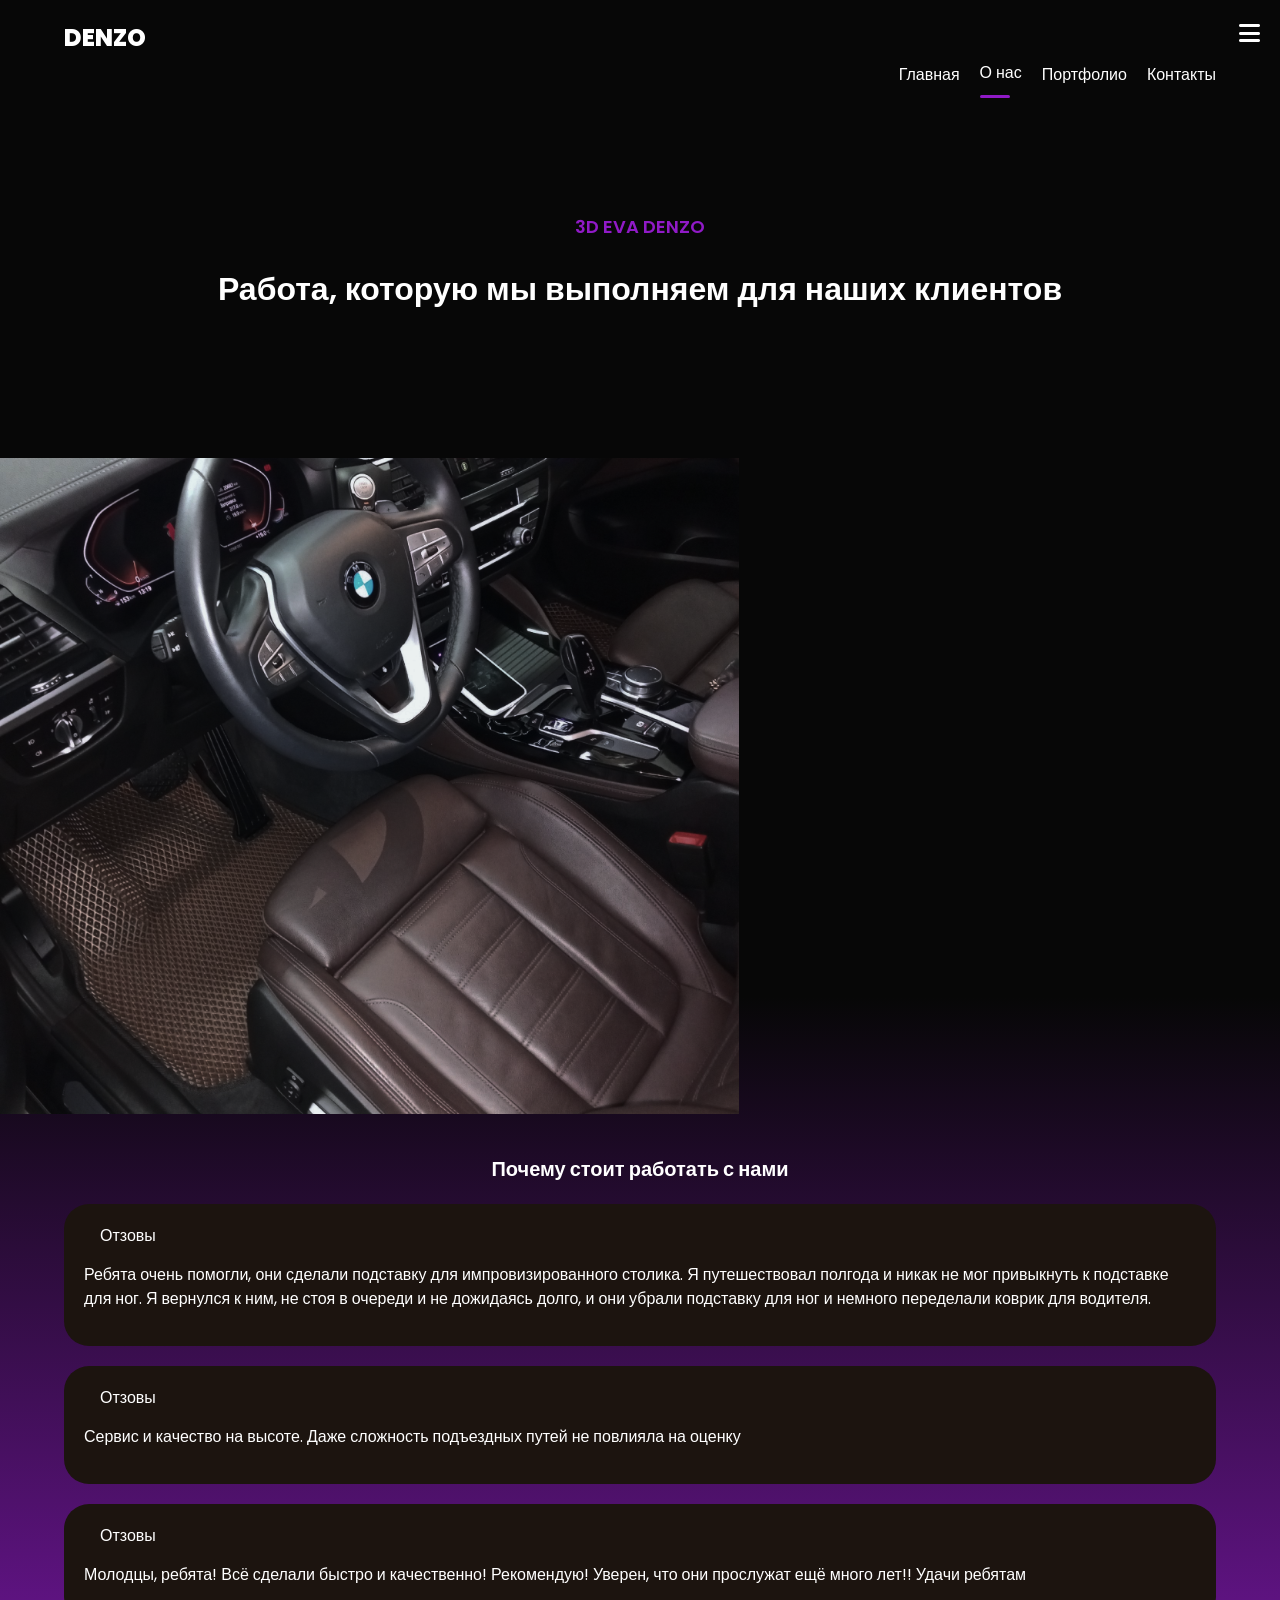
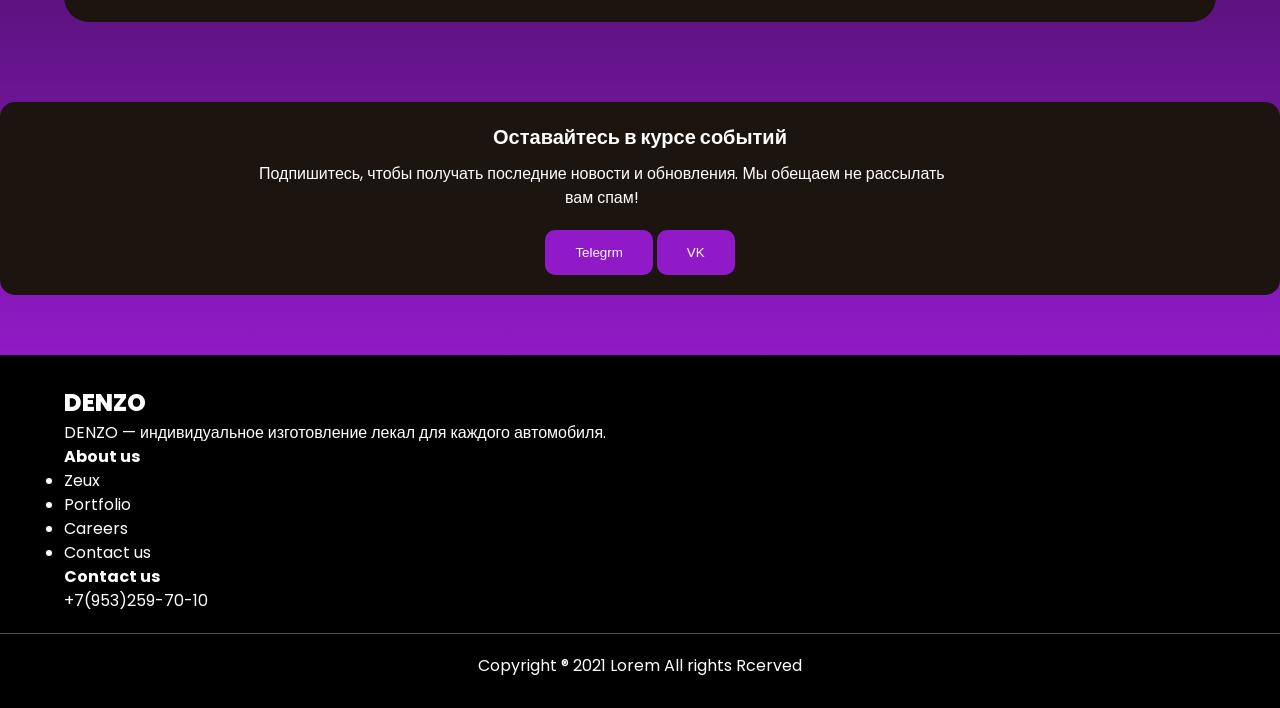
<file: about.html>
<!DOCTYPE html>
<html lang="en">

<head>
    <meta charset="UTF-8">
    <meta name="viewport" content="width=device-width, initial-scale=1.0">
    <title>DENZO</title>
    <link rel="stylesheet" href="main.css">
    <link rel="stylesheet" href="https://cdnjs.cloudflare.com/ajax/libs/font-awesome/6.0.0/css/all.min.css" integrity="sha512-9usAa10IRO0HhonpyAIVpjrylPvoDwiPUiKdWk5t3PyolY1cOd4DSE0Ga+ri4AuTroPR5aQvXU9xC6qOPnzFeg==" crossorigin="anonymous" referrerpolicy="no-referrer" />
</head>
<body>
    <div class="wapper">
        <header>
            <div class="container">
                <a href="#" class="Logo">DENZO</a>
                <nav>
                    <ul>
                       <li><a href="/index.html">Главная</a></li>
                       <li class="active"><a href="/about.html">О нас</a></li>
                       <li><a href="/portfolio.html">Портфолио</a></li>
                       <li><a href="/contact.html">Контакты</a></li>
                    </ul>
                </nav>

                <div class="menu-container">
                    <button class="menu-button">
                        <i class="fas fa-bars"></i> <!-- Иконка меню -->
                    </button>
                    <div class="menu-dropdown">
                        <a href="/index.html">
                            <i class="fas fa-home"></i> Главная
                        </a>
                        <a href="/about.html">
                            <i class="fas fa-info-circle"></i> О нас
                        </a>
                        <a href="/portfolio.html">
                            <i class="fas fa-camera"></i> Портфолио
                        </a>
                        <a href="/contact.html">
                            <i class="fas fa-envelope"></i> Контакты
                        </a>
                    </div>
                </div>

            </div>
        </header>
        <script src="script.js"></script>


        <div class="hero-about conteiner">
            <div class="info">
                <h1>3D EVA DENZO</h1>
                <p>Работа, которую мы выполняем для наших клиентов</p>
            </div>
            <img src="img/Rectangle 7.svg" alt="">
        </div>

        <div class="conteiner work">
            <div class="block">
                <h2>Почему стоит работать с нами</h2>
                <div class="blocks">
                    <div class="block">
                        <span class="badge purple">Отзовы</span>
                        <p>Ребята очень помогли, они сделали подставку для импровизированного столика. Я путешествовал полгода и никак не мог привыкнуть к подставке для ног. Я вернулся к ним, не стоя в очереди и не дожидаясь долго, и они убрали подставку для ног и немного переделали коврик для водителя.</p>
                    </div> 
                     <div class="block">
                        <span class="badge brown">Отзовы</span>
                        <p>Сервис и качество на высоте. Даже сложность подъездных путей не повлияла на оценку</p>
                    </div>  
                    <div class="block">
                        <span class="badge green">Отзовы</span>
                        <p>Молодцы, ребята! Всё сделали быстро и качественно! Рекомендую!
                        Уверен, что они прослужат ещё много лет!!
                        Удачи ребятам</p>
                    </div>
                </div>
            </div>
        </div>

        <div class="conteiner email">
            <div class="block">
                <div>
                    <h4>Оставайтесь в курсе событий</h4>
                    <p>Подпишитесь, чтобы получать последние новости и обновления.
                    Мы обещаем не рассылать вам спам!</p>
                </div>
                <div>
                    <Button class="btn"><a href="https://t.me/DENZO_3D_EVA">Telegrm</a></Button>
                     <Button class="btn"><a href="https://t.me/DENZO_3D_EVA">VK</a></Button>
                </div>
            </div>
        </div>
    </div>

  <footer>
        <div class="block container">
            <div>
                <span class="logo">DENZO</span>
                <p>DENZO — индивидуальное изготовление лекал для каждого автомобиля. </p>
            </div>
            <div>
                <h4>About us</h4>
                <ul>
                    <li>Zeux</li>
                    <li>Portfolio</li>
                    <li>Careers</li>    
                    <li>Contact us</li>
            </div>
            <div>
                <h4>Contact us</h4>
                <p>+7(953)259-70-10</p>
            </div>
        </div>
        <hr>
        <p>Copyright ® 2021 Lorem All rights Rcerved</p>
    </footer>
</body>
</html>
</file>
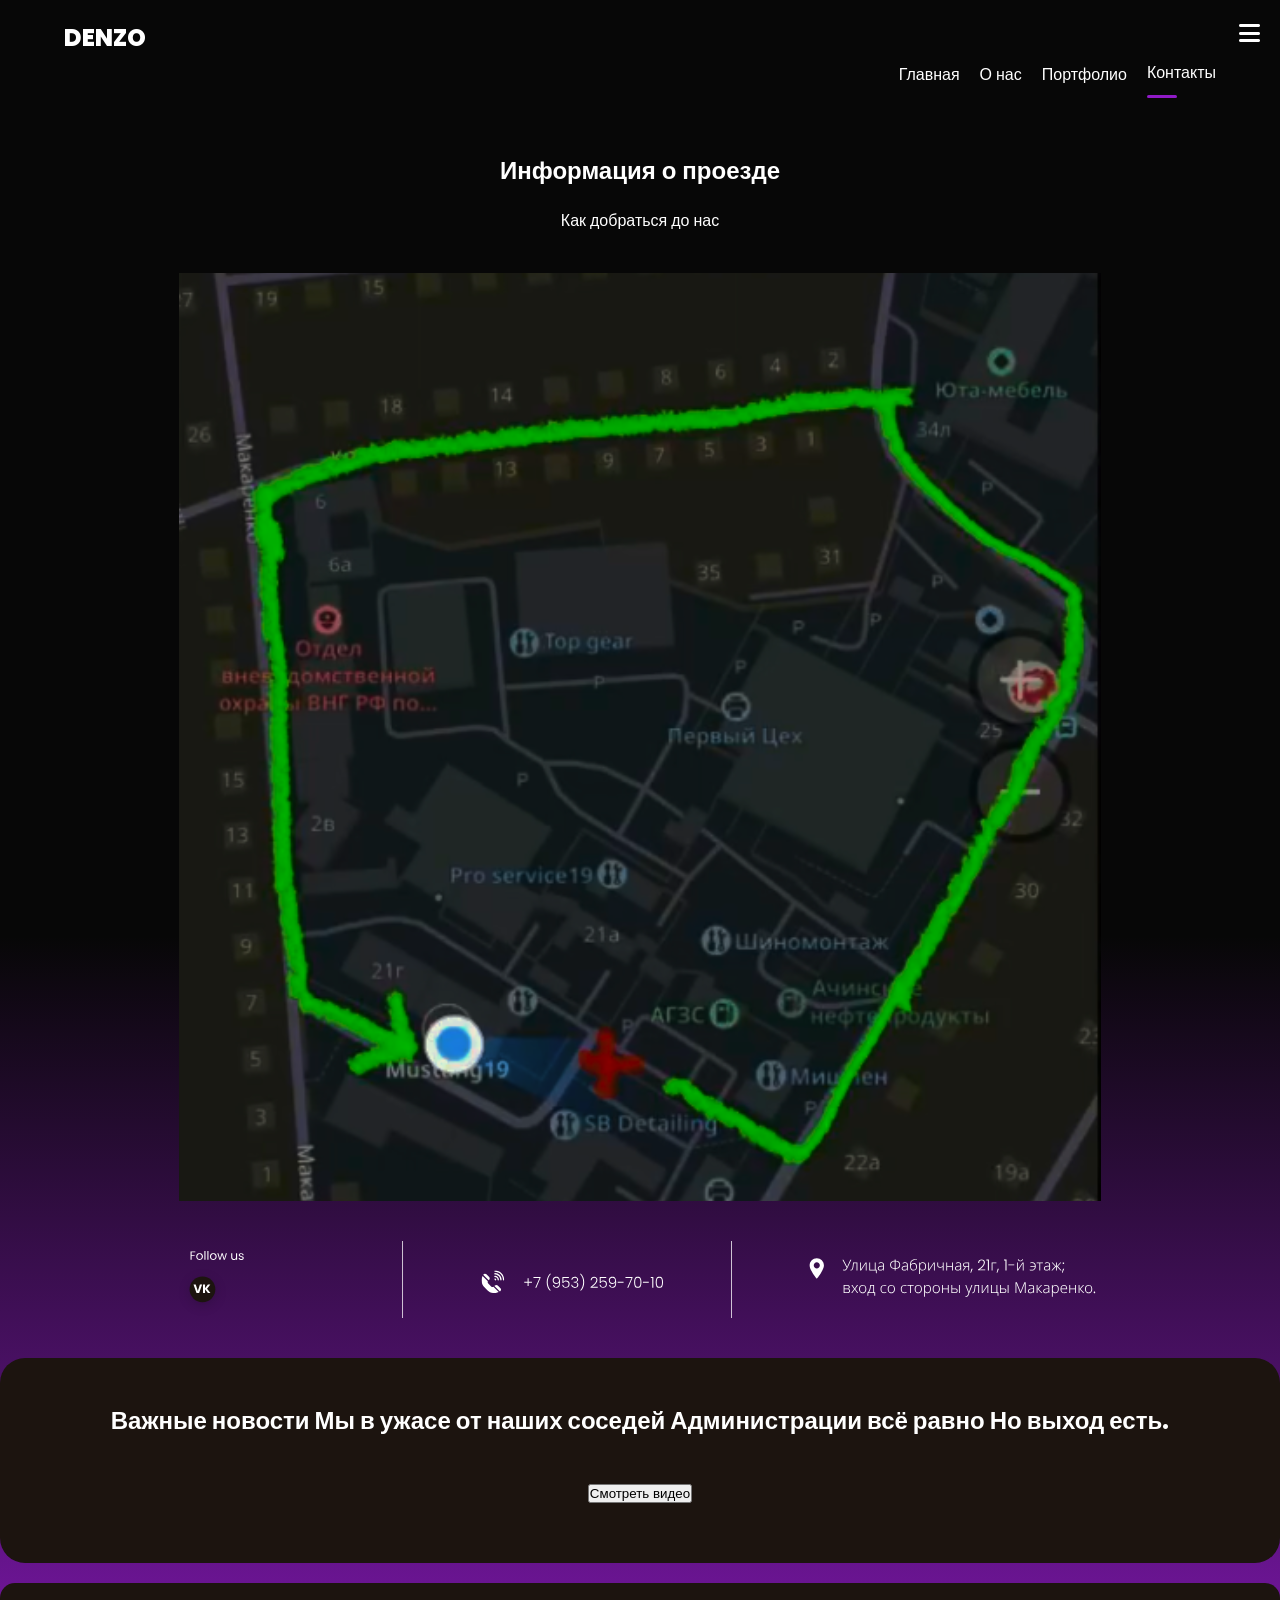
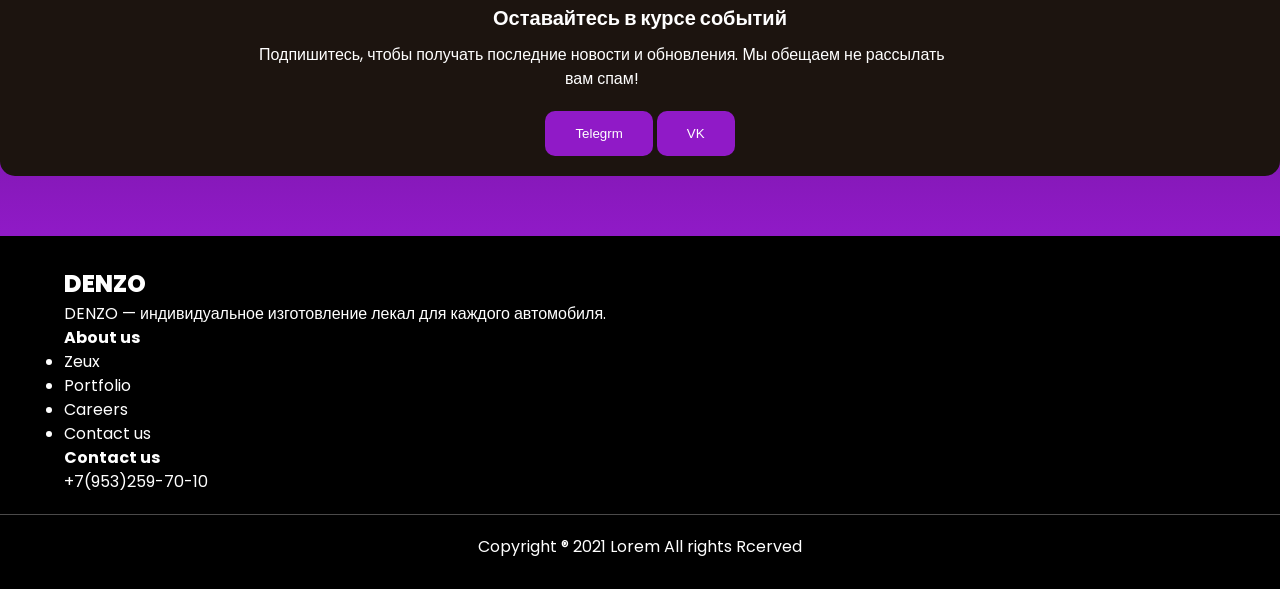
<file: contact.html>
<!DOCTYPE html>
<html lang="en">

<head>
     <meta charset="UTF-8">
    <meta name="viewport" content="width=device-width, initial-scale=1.0">
    <title>DENZO</title>
    <link rel="stylesheet" href="main.css">
    <link rel="stylesheet" href="https://cdnjs.cloudflare.com/ajax/libs/font-awesome/6.0.0/css/all.min.css" integrity="sha512-9usAa10IRO0HhonpyAIVpjrylPvoDwiPUiKdWk5t3PyolY1cOd4DSE0Ga+ri4AuTroPR5aQvXU9xC6qOPnzFeg==" crossorigin="anonymous" referrerpolicy="no-referrer" />
</head>
<body>
    <div class="wapper">
        <header>
            <div class="container">
                <a href="#" class="Logo">DENZO</a>
                <nav>
                    <ul>
                       <li><a href="/index.html">Главная</a></li>
                       <li><a href="/about.html">О нас</a></li>
                       <li><a href="/portfolio.html">Портфолио</a></li>
                       <li class="active"><a href="/contact.html">Контакты</a></li>
                    </ul>
                </nav>

                <div class="menu-container">
                    <button class="menu-button">
                        <i class="fas fa-bars"></i> <!-- Иконка меню -->
                    </button>
                    <div class="menu-dropdown">
                        <a href="/index.html">
                            <i class="fas fa-home"></i> Главная
                        </a>
                        <a href="/about.html">
                            <i class="fas fa-info-circle"></i> О нас
                        </a>
                        <a href="/portfolio.html">
                            <i class="fas fa-camera"></i> Портфолио
                        </a>
                        <a href="/contact.html">
                            <i class="fas fa-envelope"></i> Контакты
                        </a>
                    </div>
                </div>

            </div>
        </header>
        <script src="script.js"></script>


        <div class="contact container">
            <h1>Информация о проезде</h1>
            <p>Как добраться до нас</p>
            <img src="img/Rectangle 277.svg" alt="">
            <div class="img">
                <img src="img/Group 115.svg" alt="">
            </div>
        </div>

        <div class="conteiner videou">
            <h3>Важные новости
            Мы в ужасе от наших соседей
            Администрации всё равно
            Но выход есть.</h3>
            <Button class="btn"><a href="https://vk.com/wall-159672724_2592">Смотреть видео</a></Button>
        </div>

        <div class="conteiner email">
            <div class="block">
                <div>
                    <h4>Оставайтесь в курсе событий</h4>
                    <p>Подпишитесь, чтобы получать последние новости и обновления.
                    Мы обещаем не рассылать вам спам!</p>
                </div>
                <div>
                    <Button class="btn"><a href="https://t.me/DENZO_3D_EVA">Telegrm</a></Button>
                    <Button class="btn"><a href="https://t.me/DENZO_3D_EVA">VK</a></Button>
                </div>
            </div>
        </div>
    </div>

    <footer>
        <div class="block container">
            <div>
                <span class="logo">DENZO</span>
                <p>DENZO — индивидуальное изготовление лекал для каждого автомобиля. </p>
            </div>
            <div>
                <h4>About us</h4>
                <ul>
                    <li>Zeux</li>
                    <li>Portfolio</li>
                    <li>Careers</li>    
                    <li>Contact us</li>
            </div>
            <div>
                <h4>Contact us</h4>
                <p>+7(953)259-70-10</p>
            </div>
        </div>
        <hr>
        <p>Copyright ® 2021 Lorem All rights Rcerved</p>
    </footer>
</body>
</html>
</file>
<file: main.css>
/* Общие стили */
@import url('https://fonts.googleapis.com/css2?family=Poppins:wght@500;700;800&display=swap');

* {
    margin: 0;
    padding: 0;
    box-sizing: border-box; /* Важно для адаптивности */
}

body {
    font-family: "Poppins", sans-serif;
    font-weight: 400;
    color: #fff;
    font-size: 16px;
    line-height: 1.5;
}

a {
    text-decoration: none;
    color: inherit;
}

img {
    max-width: 100%;
    height: auto;
    display: block;
}

.wapper {
    background: linear-gradient(180deg, rgba(7, 7, 7, 1) 51%, rgba(144, 26, 199, 1) 100%);
    width: 100%;
    overflow-x: hidden;
}

.container {
    width: 90%; /* Адаптивный контейнер */
    margin: 0 auto;
    max-width: 1400px; /* Ограничение максимальной ширины */
}

header {
    padding: 20px 0;
    display: flex;
    align-items: center;
    justify-content: space-between;
    position: relative; /*  */
}

header .Logo {
    text-transform: uppercase;
    font-size: 24px;
    font-weight: 800;
}

/* === Меню === */

.menu-container {
    position: absolute;
    top: 20px;
    right: 20px; /* Или left: 20px; для левого угла */
    z-index: 10;
}

.menu-button {
    background: transparent;
    color: white;
    border: none;
    cursor: pointer;
    font-size: 24px;
    padding: 0;
}

.menu-dropdown {
    display: none;
    position: absolute;
    top: 100%;
    right: 0;
    background-color: #333;
    border-radius: 5px;
    box-shadow: 0px 4px 8px rgba(0, 0, 0, 0.2);
    min-width: 200px;
    text-align: left;
    z-index: 10;
}

.menu-dropdown a {
    color: white;
    padding: 10px 15px;
    display: block;
    text-decoration: none;
    transition: background-color 0.3s ease;
    border-bottom: 1px solid #555;
}

.menu-dropdown a:last-child {
    border-bottom: none;
}

.menu-dropdown a:hover {
    background-color: #555;
}

.menu-dropdown a i {
    margin-right: 8px;
    width: 1.2em;
    display: inline-block;
    text-align: center;
}

/* Класс для отображения/скрытия (JS) */
.show {
    display: block !important;
}

/* Адаптация для мобильных устройств (уже должна быть в вашем файле, проверьте и скорректируйте) */
@media (max-width: 768px) {
    .menu-container {
        top: 10px; /* Меньший отступ сверху на мобильных */
        right: 10px; /* Меньший отступ справа на мобильных */
        /* Для левого угла
        left: 10px; !* Меньший отступ слева на мобильных *!*/
    }

    .menu-button {
        font-size: 24px; /* Размер иконки на мобильных */
    }

    .menu-dropdown {
        right: 0; /* Растягиваем на всю ширину экрана */

    }

    .menu-dropdown a {
        padding: 12px;
        text-align: left; /* Выравнивание текста меню по левому краю */
    }
}

/* Шапка */
header {
    padding: 20px 0;
    display: flex;
    align-items: center;
    justify-content: space-between;
}

header .Logo,
footer .block .logo {
    text-transform: uppercase;
    font-size: 24px;
    font-weight: 800;
}

header nav {
    width: auto; /* Убираем фиксированную ширину */
}

header nav ul {
    list-style: none;
    display: flex;
    justify-content: flex-end; /* Выравниваем по правому краю */
    align-items: center;
    z-index: 2;
    position: relative;
}

header nav ul li {
    margin-left: 20px;
}

header nav Li a {
    color: #fff;
    display: block; /* Чтобы ссылки занимали всю область li */
    padding: 5px 0;
}

header nav ul Li.active::after {
    content: '';
    display: block;
    width: 30px;
    height: 3px;
    background: #901AC7;
    border-radius: 10px;
    position: relative;
    top: 5px;
    left: 0;
}

header nav Li:not(.active):not(.btn) a:hover {
    border-bottom: 3px solid #901AC7;
}

header nav ul Li.btn a,
.email .block button {
    background: #901AC7;
    padding: 8px 16px;
    border-radius: 5px;
    transition: all 0.3s ease;
    color: #fff;
    display: inline-block;
}

header nav ul Li.btn a:hover,
.email .block button:hover {
    background: #5A0E7D;
}


/* Hero Section */
.hero {
    padding-bottom: 50px;
    position: relative;
    z-index: 1;
    display: flex;
    flex-direction: column;
    align-items: center;
    text-align: center;
}

.hero--info {
    width: 100%;
    padding-top: 50px;
}

.hero--info h2 {
    color: #901AC7;
    font-size: 18px;
    font-weight: 600;
}

.hero--info h1 {
    font-size: 32px;
    font-weight: 600;
    margin-bottom: 20px;
}

.hero-about .info .btn {
    background: linear-gradient(90deg, rgba(250, 131, 5, 1) 0%, rgba(251, 158, 60, 1) 100%);
    color: #fff;
    border-radius: 50px;
    padding: 12px 24px;
    border: 0;
    transition: all 0.3s ease;
    font-size: 16px;
}

.hero-about .info .btn:hover {
    cursor: pointer;
    transform: scale(1.05);
}

.hero img {
    position: relative;
    top: auto;
    right: auto;
    margin-top: 30px;
}

/* Trending Section */
.trending {
    padding-top: 30px;
}

.trending h3 {
    font-weight: 600;
    font-size: 24px;
    text-align: center;
}

.trending .see-all:hover,
.projects .see-all:hover {
    transform: scale(1.05)
}

.trending .games {
    display: flex;
    flex-wrap: wrap;
    justify-content: center;
    padding: 30px 0;
}

.trending .games > * {
    width: 45%;
    margin: 10px;
}

.trending .games span {
    display: block;
    text-align: center;
    margin-top: 10px;
}

.trending .games span img {
    position: relative;
    top: 3px;
    margin-right: 5px;
}

/* Big Text Section */
.big-text {
    padding: 30px 0;
    font-size: 24px;
    font-weight: 600;
    text-align: center;
    width: 90%;
    margin: 0 auto;
}

/* Banner Section */
.banner {
    padding: 40px 0;
    text-align: center;
}

.banner h3 {
    font-size: 24px;
    font-weight: 600;
    margin-bottom: 20px;
}

.banner p {
    line-height: 1.6;
    margin-bottom: 20px;
    width: 90%;
    margin: 0 auto 20px;
}


/* Projects Section */
.projects {
    padding: 50px 0;
}

.projects h3 {
    font-size: 24px;
    text-align: center;
}

.projects p {
    margin: 15px 0;
    text-align: center;
}

.projects image {
    display: flex;
    flex-wrap: wrap;
    justify-content: space-around;
    margin-bottom: 30px;

}

/* Email Section */
.email {
    padding-bottom: 60px;
}

.email h3 {
    margin-top: 30px;
    font-size: 24px;
    text-align: center;
}

.email .block {
    background: #1C140F;
    margin-top: 20px;
    border-radius: 15px;
    padding: 20px 3%;
    display: flex;
    flex-direction: column;
    align-items: center;
}

.email .block h4 {
    font-size: 20px;
    text-align: center;
    margin-bottom: 10px;
}

.email .block p {
    width: 90%;
    text-align: center;
    margin-bottom: 20px;
}

.email .block input {
    background: #fff;
    outline: none;
    border: 0;
    border-radius: 10px;
    width: 90%;
    font-family: "Poppins", sans-serif;
    font-weight: 400;
    padding: 15px;
    margin-bottom: 10px;
}

.email .block input::placeholder {
    color: #898989;
}

.email .block button {
    cursor: pointer;
    border: 0;
    padding: 15px 30px;
    border-radius: 10px;
    color: #fff;
}

/* About Page */
.hero-about .info {
    position: relative;
    text-align: center;
}

.hero-about .info {
    width: 90%;
    margin: 0 auto;
    padding: 100px 0;
}

.hero-about .info h1 {
    margin-bottom: 10px;
    font-size: 18px;
    font-weight: 600;
    color: #901AC7;
}

.hero-about .info p {
    font-size: 32px;
    font-weight: 600;
    padding: 15px;
}

.hero-about .info .btn {
    margin-top: 20px;
}

.hero-about img {
    position: relative;
    right: auto;
    top: auto;
    margin-top: 30px;
}

/* Work Section */
.work {
    padding: 40px 0;
}

.work h2 {
    font-size: 20px;
    margin-bottom: 20px;
    text-align: center;
}

.work .blocks {
    display: flex;
    flex-direction: column;
}

.work .blocks .block {
    width: 90%;
    margin: 0 auto 20px;
    border-radius: 25px;
    padding: 20px;
    background: #1C140F;
}

.work .blocks .block p {
    font-size: 16px;
    margin: 15px 0;
}

.work .blocks .block .badge {
    border-radius: 7px;
    padding: 8px 16px;
}

/* Portfolio Page */
.hero-portfolio h1 {
    font-size: 24px;
    font-weight: 600;
    text-align: center;
    margin-bottom: 20px;
    margin-top: 40px;
}

.hero-portfolio p {
    text-align: center;
}

.hero-portfolio img {
    margin: 40px auto;
    width: 80%;
}

.void .blocks {
    display: flex;
    flex-direction: column;
}

.void .blocks .block {
    width: 90%;
    margin: 0 auto 20px;
    border-radius: 25px;
    padding: 20px;
    background: #33033f;
}

.void .blocks .block h1 {
    font-size: 24px;
    text-align: center;
}

.void .blocks .block p {
    font-size: 16px;
    margin: 15px 0;
}

.void img {
    margin: 20px auto;
    width: 80%;
    border-radius: 25px;
}

/* blockse */
.void .blockse {
    display: flex;
    flex-direction: column;
    margin-top: 20px;
}

.void .blockse .block {
    width: 90%;
    margin: 0 auto 20px;
    border-radius: 25px;
    padding: 15px;
    background: #5a0e6d;
}

.void .blockse .block h1 {
    font-size: 24px;
    text-align: center;
}

.void .blockse .block p {
    font-size: 16px;
    margin: 15px 0;
}

/* blocksa */
.void .blocksa {
    display: flex;
    flex-direction: column;
    margin-top: 20px;
}

.void .blocksa .block {
    width: 90%;
    margin: 0 auto 20px;
    border-radius: 25px;
    padding: 15px;
    background: #7f1599;
}

.void .blocksa .block h1 {
    font-size: 24px;
    text-align: center;
}

.void .blocksa .block p {
    font-size: 16px;
    margin: 15px 0;
}

/* Video Section */
.video .text h3 {
    font-size: 28px;
    text-align: center;
    width: 90%;
    margin: 0 auto;
}

.video button {
    padding: 15px 30px;
    margin: 40px auto;
    display: block;
}

/* Contact Page */
.contact h1 {
    font-size: 24px;
    font-weight: 600;
    text-align: center;
    margin-bottom: 20px;
    margin-top: 40px;
}

.contact p {
    text-align: center;
}

.contact img {
    margin: 40px auto;
    width: 80%;
}

.contact .img img {
    margin: 40px auto;
    width: 80%;
}

.videou {
    background: #1C140F;
    padding: 30px 0;
    border-radius: 25px;
    text-align: center;
}

.videou h3 {
    font-size: 24px;
    padding: 15px;
}

.videou button {
    margin: 30px auto;
}

/* Footer */
footer {
    background: #000;
    padding: 30px 0;
}

footer .block {
    display: flex;
    flex-direction: column;
}

footer .blocks p {
    width: 90%;
    margin: 10px 0;
}

footer .blocks h4 {
    font-weight: 500;
    font-size: 16px;
}

footer .blocks ul {
    list-style: none;
    padding: 0;
}

footer .blocks ul li {
    margin-top: 5px;
    opacity: 0.8;
}

footer hr {
    margin: 20px 0;
    border: 0;
    height: 0.6px;
    background: #4b4a4a;
}

footer > p {
    text-align: center;
}

/*Медиа-запросы для адаптации под разные экраны*/

/*Для экранов меньше 768px (большинство телефонов)*/
@media (max-width: 768px) {
    .container {
        width: 100%;
        padding: 0 15px;
    }

    header {
        padding: 10px 0;
    }

    header .Logo {
        font-size: 24px;
    }

    header nav {
        display: none; /* Скрываем навигацию по умолчанию */
        position: absolute;
        top: 60px;
        left: 0;
        width: 100%;
        background-color: rgba(7, 7, 7, 0.9);
        padding: 20px;
        text-align: center;
    }

    header nav ul {
        flex-direction: column;
    }

    header nav ul li {
        margin: 10px 0;
    }

    header nav ul Li.active::after {
        display: none; /* Убираем индикатор активной ссылки */
    }

    /* Добавляем кнопку для открытия меню */
    .menu-toggle {
        display: block;
        cursor: pointer;
        font-size: 24px;
        color: #fff;
    }

    .hero--info h1 {
        font-size: 36px;
    }

    .big-text {
        font-size: 28px;
    }

    .email .block {
        flex-direction: column;
        text-align: center;
    }

    .email .block h4,
    .email .block p {
        width: 100%;
    }

    .email .block input {
        width: 100%;
        margin-bottom: 10px;
        text-align: center;
    }

    .email .block button {
        width: auto;
    }

    .work .blocks {
        flex-direction: column;
    }

    .work .blocks .block {
        width: 100%;
        margin-bottom: 20px;
    }

    footer .block {
        flex-direction: column;
        text-align: center;
    }

    footer .blocks p {
        width: 100%;
    }
}

/* Для экранов от 768px до 992px (планшеты) */
@media (min-width: 768px) and (max-width: 992px) {
    .container {
        width: 95%;
    }

    .hero--info h1 {
        font-size: 42px;
    }

    .big-text {
        font-size: 32px;
    }

    .email .block {
        flex-direction: row;
        align-items: center;
        text-align: left;
    }

    .email .block h4,
    .email .block p {
        width: 50%;
    }

    .email .block input {
        width: 50%;
        margin-bottom: 0;
    }
}
</file>
